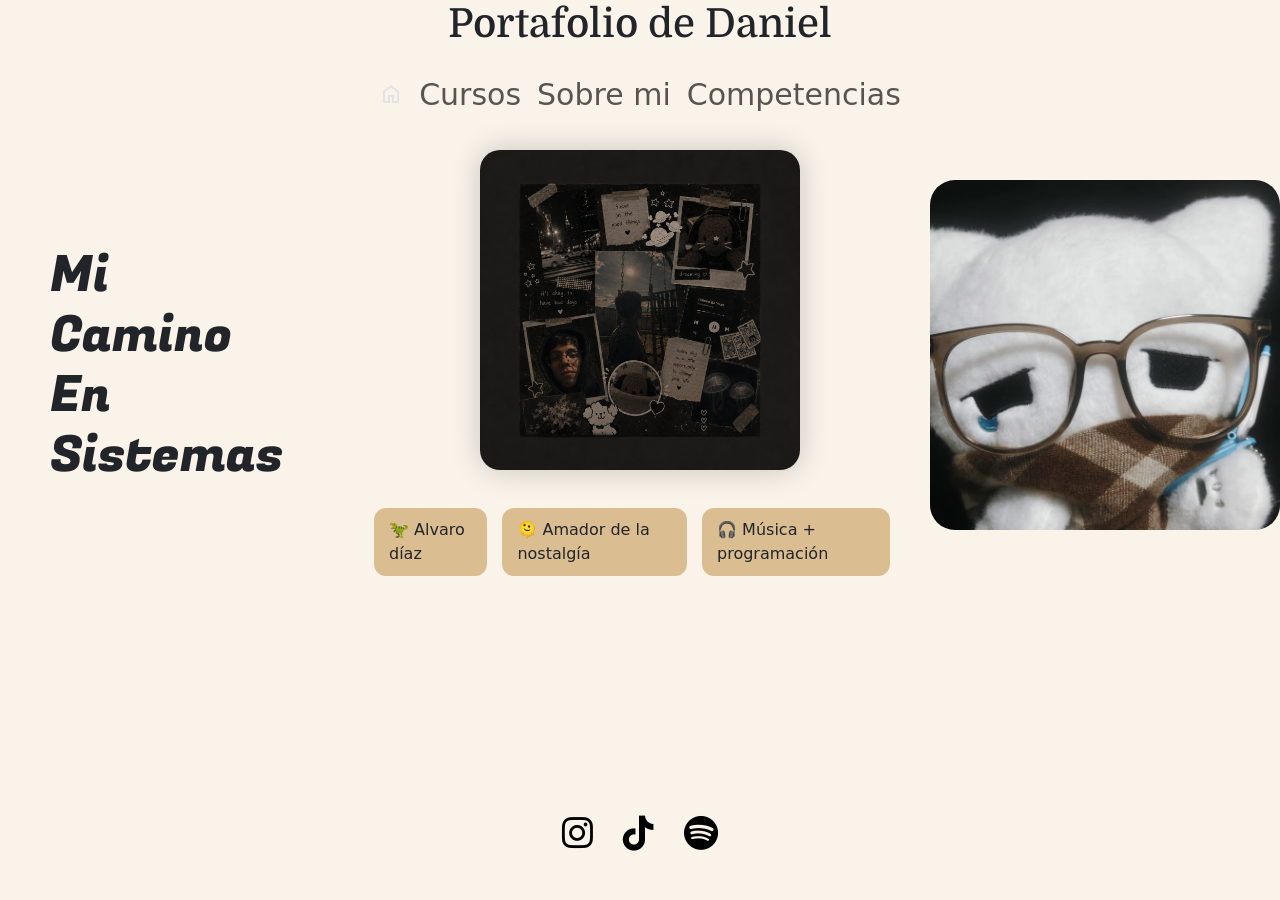
<file: index.html>
<!DOCTYPE html>
<html lang="es">
<head>
  <meta charset="UTF-8">
  <meta name="viewport" content="width=device-width, initial-scale=1.0">
  <title>Pagina pricipal</title>
  <link rel="stylesheet" href="./css/normalize.css">
  <link rel="stylesheet" href="./css/styles.css">
  <link rel="preconnect" href="https://fonts.googleapis.com">
<link rel="preconnect" href="https://fonts.gstatic.com" crossorigin>
<link href="https://fonts.googleapis.com/css2?family=Domine:wght@400..700&display=swap" rel="stylesheet">
<link href="https://cdn.jsdelivr.net/npm/bootstrap@5.0.2/dist/css/bootstrap.min.css" rel="stylesheet" integrity="sha384-EVSTQN3/azprG1Anm3QDgpJLIm9Nao0Yz1ztcQTwFspd3yD65VohhpuuCOmLASjC"
 crossorigin="anonymous">
 <link rel="preconnect" href="https://fonts.googleapis.com">
<link rel="preconnect" href="https://fonts.gstatic.com" crossorigin>
<link href="https://fonts.googleapis.com/css2?family=Domine:wght@400..700&family=Fugaz+One&display=swap" rel="stylesheet">
<link rel="stylesheet" href="https://cdnjs.cloudflare.com/ajax/libs/font-awesome/6.5.1/css/all.min.css">
<link href="https://fonts.googleapis.com/css2?family=Poppins&display=swap" rel="stylesheet">
</head><div>
<body class="index">
  <h1 class="D"> Portafolio de Daniel</h1>
  <div class="we">
    <header class="KW">
  <nav class="navbar navbar-expand-lg navbar-light " >
  <div class="container-fluid" >
    
    <div class="collapse navbar-collapse" id="navbarNav">
      <ul class="navbar-nav">
        <li class="nav-item">

          <a class="nav-link " aria-current="page" href="./index.html"  ><img src="./img/home_24dp_E3E3E3_FILL0_wght400_GRAD0_opsz24.png" alt=""  class="G"></a>
        </li>
        <li class="nav-item">
          <a class="nav-link" href="Cursos2.html"> Cursos</a>
        </li>
        <li class="nav-item">
          <a class="nav-link" href="sobremi.html"> Sobre mi </a>
        </li>
        <li class="nav-item">
          <a class="nav-link " href="./competencias.html" > Competencias </a>
        </li>
      </ul>
    </div>
  </div>
</nav>
</header>
</div>
<div class="K">
  <h1 class="L">Mi Camino <br> En <br> Sistemas</h1>
  <div class="info">
    
    <p>🦖 Alvaro díaz</p>
    <p>🫠 Amador de la nostalgía</p>
    <p>🎧 Música + programación</p>
</div>




<img class="T"  src="./img/descarga (10).jpg" >
<div class="redes">

  <a href="https://www.instagram.com/dn.lux7?igsh=cjZldHNsNzhnd2dv&utm_source=qr">
        <i class="fa-brands fa-instagram"></i>
    </a>
    <a href="https://www.tiktok.com/@dn.7lux?_r=1&_t=ZS-96Fuzs2kSUZ">
        <i class="fa-brands fa-tiktok"></i>
    </a>

    

    <a href="https://open.spotify.com/user/3xux8wgzx0x74ovotzerno9br?si=cb51ba5cabf74659">
      <i class="fa-brands fa-spotify"></i>
    </a>

</div>
  <iframe data-testid="embed-iframe" src="https://open.spotify.com/embed/track/5HQ01xyOp8qjefAbN5lpPI?utm_source=generator" frameBorder="0" allowfullscreen="" allow="autoplay; clipboard-write; encrypted-media; fullscreen;
   picture-in-picture" loading="lazy" src="https://open.spotify.com/embed/track/..."
width="350"
height="90"
frameBorder="0"

allow="autoplay; clipboard-write; encrypted-media; fullscreen; picture-in-picture"
class="spotify">
  </iframe>
  
  
    <div class="Centro">
    <img src="./img/ChatGPT Image 10 may 2026, 06_44_29 p.m..png" alt="">
</div>
</div>

   <script src="https://cdn.jsdelivr.net/npm/bootstrap@5.0.2/dist/js/bootstrap.bundle.min.js" integrity="sha384-MrcW6ZMFYlzcLA8Nl+Nt
   UVF0sA7MsXsP1UyJoMp4YLEuNSfAP+JcXn/tWtIaxVXM" crossorigin="anonymous"></script>

    <!-- Option 2: Separate Popper and Bootstrap JS -->
    
    <script src="https://cdn.jsdelivr.net/npm/@popperjs/core@2.9.2/dist/umd/popper.min.js" integrity="sha384-IQsoLXl5PILFhosVNubq5LC7Qb9DXgDA9i+tQ8Zj3iwWAwPtgFTxbJ8NT4GN1R8p" crosso
    rigin="anonymous"></script>
    <script src="https://cdn.jsdelivr.net/npm/bootstrap@5.0.2/dist/js/bootstrap.min.js" integrity="sha384-cVKIPhGWiC2A
    l4u+LWgxfKTRIcfu0JTxR+EQDz/bgldoEyl4H0zUF0QKbrJ0EcQF" crossorigin="anonymous"></script>
</body>
</html>
</file>
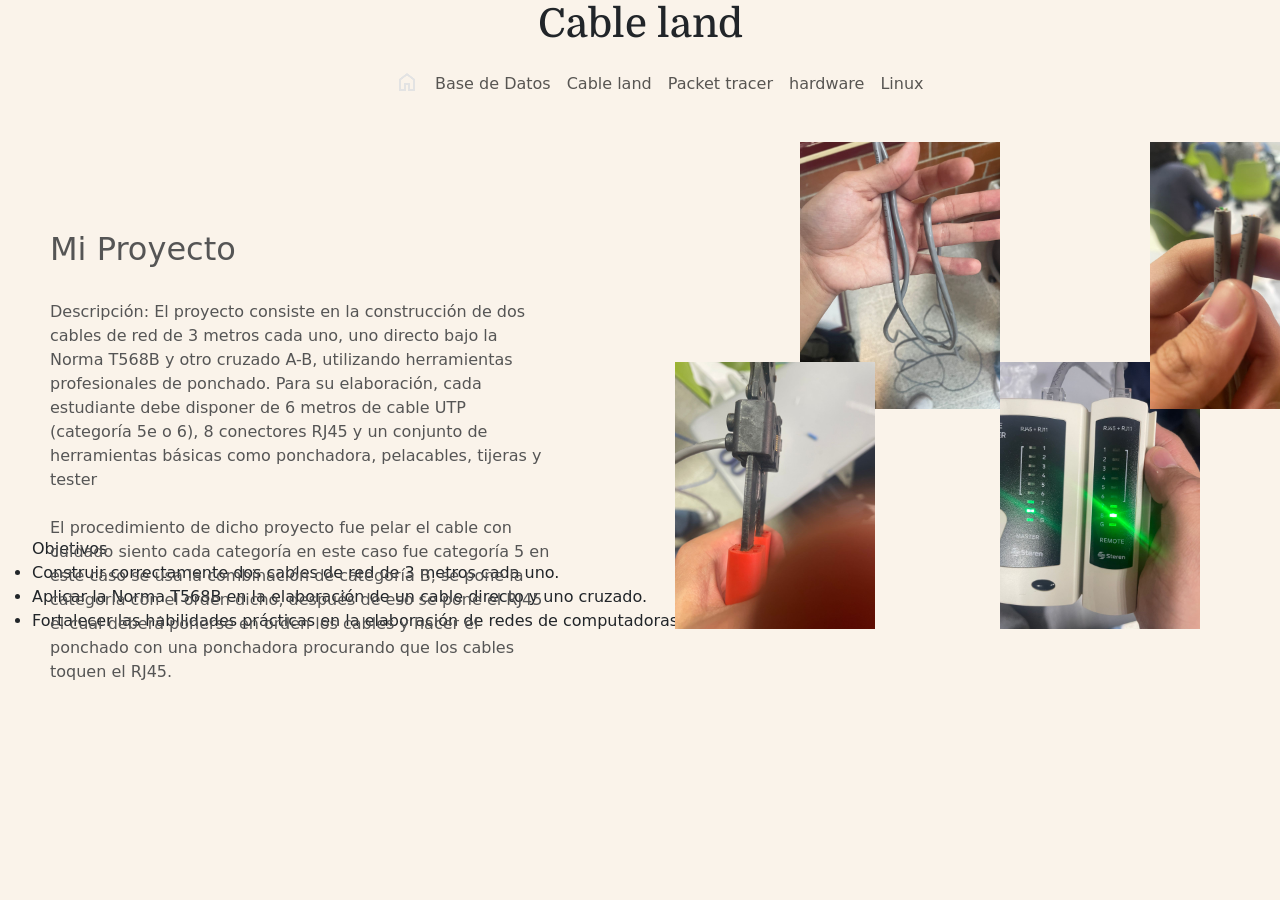
<file: cableland.html>
<!DOCTYPE html>
<html lang="en">
<head>
  <meta charset="UTF-8">
  <meta name="viewport" content="width=device-width, initial-scale=1.0">
  <title>Cable land</title>
  <link rel="stylesheet" href="./css/normalize.css">
  <link rel="stylesheet" href="./css/styles.css">
  <link rel="preconnect" href="https://fonts.googleapis.com">
<link rel="preconnect" href="https://fonts.gstatic.com" crossorigin>
<link href="https://fonts.googleapis.com/css2?family=Domine:wght@400..700&display=swap" rel="stylesheet">
<link href="https://cdn.jsdelivr.net/npm/bootstrap@5.0.2/dist/css/bootstrap.min.css" rel="stylesheet" integrity="sha384-EVSTQN3/azprG1Anm3QDgpJLIm9Nao0Yz1ztcQTwFspd3yD65VohhpuuCOmLASjC"
 crossorigin="anonymous">
 <link rel="stylesheet" href="https://cdnjs.cloudflare.com/ajax/libs/font-awesome/6.5.1/css/all.min.css">
</head>
<body class="index">
  <h1 class="D"> Cable land</h1>
  <div class="F">
  <nav class="navbar navbar-expand-lg navbar-light " >
  <div class="container-fluid" >
    
    <div class="collapse navbar-collapse" id="navbarNav">
      <ul class="navbar-nav">
        <li class="nav-item">

          <a class="nav-link " aria-current="page" href="./index.html"  ><img src="./img/home_24dp_E3E3E3_FILL0_wght400_GRAD0_opsz24.png" alt=""  class="G"></a>
        </li>
        <li class="nav-item">
          <a class="nav-link" href="basededatos.html"> Base de Datos </a>
        </li>
        <li class="nav-item">
          <a class="nav-link" href="cableland.html"> Cable land </a>
        </li>
        <li class="nav-item">
          <a class="nav-link " href="packetracer.html" > Packet tracer </a>
        </li>
        <li class="nav-item">
          <a class="nav-link " href="Computo.html" > hardware </a>
        </li>
        <li class="nav-item">
          <a class="nav-link " href="linux.html" > Linux</a>
        </li>
      </ul>
    </div>
  </div>
</nav>
</div>

</div><div class="Desi">


<h2 >Mi Proyecto</h2>
<br>
  <p >  Descripción: El proyecto consiste en la construcción de dos cables de red de 3 metros cada uno, uno directo bajo la Norma T568B y otro cruzado A-B, utilizando herramientas profesionales de ponchado. Para su elaboración, cada estudiante debe disponer de 6 metros de cable UTP (categoría 5e o 6), 8 conectores RJ45 y un conjunto de herramientas básicas como ponchadora, pelacables, tijeras y tester 
<br>
<br>
    El procedimiento de dicho proyecto fue pelar el cable con cuidado siento cada categoría en este caso fue categoría 5 en este caso se usa la combinación de categoría B, se pone la categoría con el orden dicho, después de eso se pone el RJ45 el cual deberá ponerse en orden los cables y hacer el ponchado con una ponchadora procurando que los cables toquen el RJ45.
  </p>
</div>
<div class="imagenes">
    <img src="./Computo/Cable led/WhatsApp Image 2026-05-08 at 7.56.06 PM (2).jpeg" alt=" imagenes" class="imj1">
    <img src="./Computo/Cable led/WhatsApp Image 2026-05-08 at 7.56.07 PM (3).jpeg" alt="imagenes" class="imj2">
 <img src="./Computo/Cable led/WhatsApp Image 2026-05-08 at 7.56.06 PM (3).jpeg" alt="imagenes" class="imj3">
     <img src="./Computo/Cable led/WhatsApp Image 2026-05-08 at 7.56.07 PM (4).jpeg" alt="imagenes" class="imj4">
</div>
<ul class="per"> Objetivos
    <li>Construir correctamente dos cables de red de 3 metros cada uno.</li>
    <li>Aplicar la Norma T568B en la elaboración de un cable directo y uno cruzado.</li>
    <li>Fortalecer las habilidades prácticas en la elaboración de redes de computadoras.</li>
</ul>
  
   <script src="https://cdn.jsdelivr.net/npm/bootstrap@5.0.2/dist/js/bootstrap.bundle.min.js" integrity="sha384-MrcW6ZMFYlzcLA8Nl+Nt
   UVF0sA7MsXsP1UyJoMp4YLEuNSfAP+JcXn/tWtIaxVXM" crossorigin="anonymous"></script>

    <!-- Option 2: Separate Popper and Bootstrap JS -->
    
    <script src="https://cdn.jsdelivr.net/npm/@popperjs/core@2.9.2/dist/umd/popper.min.js" integrity="sha384-IQsoLXl5PILFhosVNubq5LC7Qb9DXgDA9i+tQ8Zj3iwWAwPtgFTxbJ8NT4GN1R8p" crosso
    rigin="anonymous"></script>
    <script src="https://cdn.jsdelivr.net/npm/bootstrap@5.0.2/dist/js/bootstrap.min.js" integrity="sha384-cVKIPhGWiC2A
    l4u+LWgxfKTRIcfu0JTxR+EQDz/bgldoEyl4H0zUF0QKbrJ0EcQF" crossorigin="anonymous"></script>
</body>
</html>
</file>
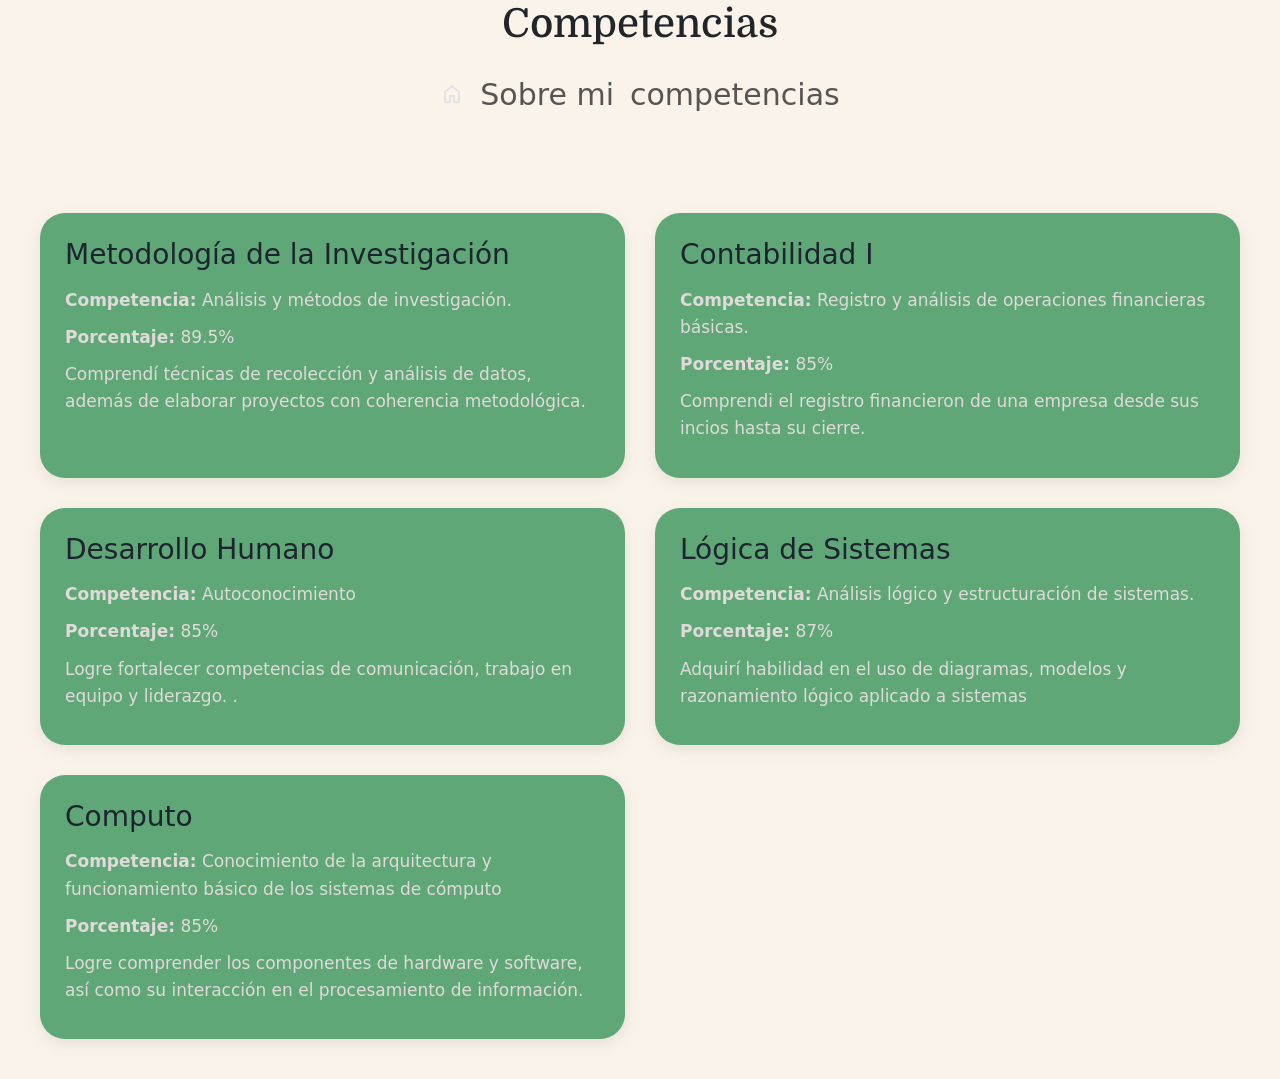
<file: competencias.html>
<!DOCTYPE html>
<html lang="en">
<head>
  <meta charset="UTF-8">
  <meta name="viewport" content="width=device-width, initial-scale=1.0">
  <title>Competencias </title>
  <link rel="stylesheet" href="./css/normalize.css">
  <link rel="stylesheet" href="./css/styles.css">
  <link rel="preconnect" href="https://fonts.googleapis.com">
<link rel="preconnect" href="https://fonts.gstatic.com" crossorigin>
<link href="https://fonts.googleapis.com/css2?family=Domine:wght@400..700&display=swap" rel="stylesheet">
<link href="https://cdn.jsdelivr.net/npm/bootstrap@5.0.2/dist/css/bootstrap.min.css" rel="stylesheet" integrity="sha384-EVSTQN3/azprG1Anm3QDgpJLIm9Nao0Yz1ztcQTwFspd3yD65VohhpuuCOmLASjC"
 crossorigin="anonymous">
 <link rel="stylesheet" href="https://cdnjs.cloudflare.com/ajax/libs/font-awesome/6.5.1/css/all.min.css">
</head>
<body class="index">
  <h1 class="D"> Competencias </h1>
  <div class="we">
    <header class="KW">
  <nav class="navbar navbar-expand-lg navbar-light " >
  <div class="container-fluid" >
    
    <div class="collapse navbar-collapse" id="navbarNav">
      <ul class="navbar-nav">
        <li class="nav-item">

          <a class="nav-link " aria-current="page" href="./index.html"  ><img src="./img/home_24dp_E3E3E3_FILL0_wght400_GRAD0_opsz24.png" alt=""  class="G"></a>
        </li>
        <li class="nav-item">
          <a class="nav-link" href="./sobremi.html"> Sobre mi  </a>
        </li>
        <li class="nav-item">
          <a class="nav-link" href="competencias.html"> competencias </a>
        </li>
        
      </ul>
    </div>
  </div>
</nav>
</header>
</div>

</div>
<section class="cursos">

    <div class="curso-card">
        <h2>Metodología de la Investigación</h2>

        <p>
            <strong>Competencia:</strong>
            Análisis y métodos de investigación.
        </p>

        <p>
            <strong>Porcentaje:</strong>
            89.5%
        </p>

        <p>
            Comprendí técnicas de recolección y análisis de datos,
            además de elaborar proyectos con coherencia metodológica.
        </p>
    </div>

    <div class="curso-card">
        <h2>Contabilidad I</h2>

        <p>
            <strong>Competencia:</strong>
            Registro y análisis de operaciones financieras básicas. 
        </p>

        <p>
            <strong>Porcentaje:</strong>
            85%
        </p>

        <p>
          Comprendi el registro financieron de una empresa desde sus incios hasta su cierre.
        </p>
    </div>

    <div class="curso-card">
        <h2>Desarrollo Humano</h2>

        <p>
            <strong>Competencia:</strong>
           Autoconocimiento 
        </p>

        <p>
            <strong>Porcentaje:</strong>
            85%
        </p>

        <p>
           Logre fortalecer competencias de comunicación, trabajo en equipo y liderazgo. .
        </p>
    </div>

    <div class="curso-card">
        <h2>Lógica de Sistemas</h2>

        <p>
            <strong>Competencia:</strong>
            Análisis lógico y estructuración de sistemas. 
        </p>

        <p>
            <strong>Porcentaje:</strong>
            87%
        </p>

        <p>
            Adquirí habilidad en el uso de diagramas, modelos y razonamiento lógico aplicado a sistemas
        </p>
    </div>

    <div class="curso-card">
        <h2>Computo</h2>

        <p>
            <strong>Competencia:</strong>
            Conocimiento de la arquitectura y funcionamiento básico de los sistemas de cómputo
        </p>

        <p>
            <strong>Porcentaje:</strong>
            85%
        </p>

        <p>
           Logre comprender los componentes de hardware y software, así como su interacción en el procesamiento de información.
        </p>
    </div>

</section>
   <script src="https://cdn.jsdelivr.net/npm/bootstrap@5.0.2/dist/js/bootstrap.bundle.min.js" integrity="sha384-MrcW6ZMFYlzcLA8Nl+Nt
   UVF0sA7MsXsP1UyJoMp4YLEuNSfAP+JcXn/tWtIaxVXM" crossorigin="anonymous"></script>

    <!-- Option 2: Separate Popper and Bootstrap JS -->
    
    <script src="https://cdn.jsdelivr.net/npm/@popperjs/core@2.9.2/dist/umd/popper.min.js" integrity="sha384-IQsoLXl5PILFhosVNubq5LC7Qb9DXgDA9i+tQ8Zj3iwWAwPtgFTxbJ8NT4GN1R8p" crosso
    rigin="anonymous"></script>
    <script src="https://cdn.jsdelivr.net/npm/bootstrap@5.0.2/dist/js/bootstrap.min.js" integrity="sha384-cVKIPhGWiC2A
    l4u+LWgxfKTRIcfu0JTxR+EQDz/bgldoEyl4H0zUF0QKbrJ0EcQF" crossorigin="anonymous"></script>
</body>
</html>
</file>
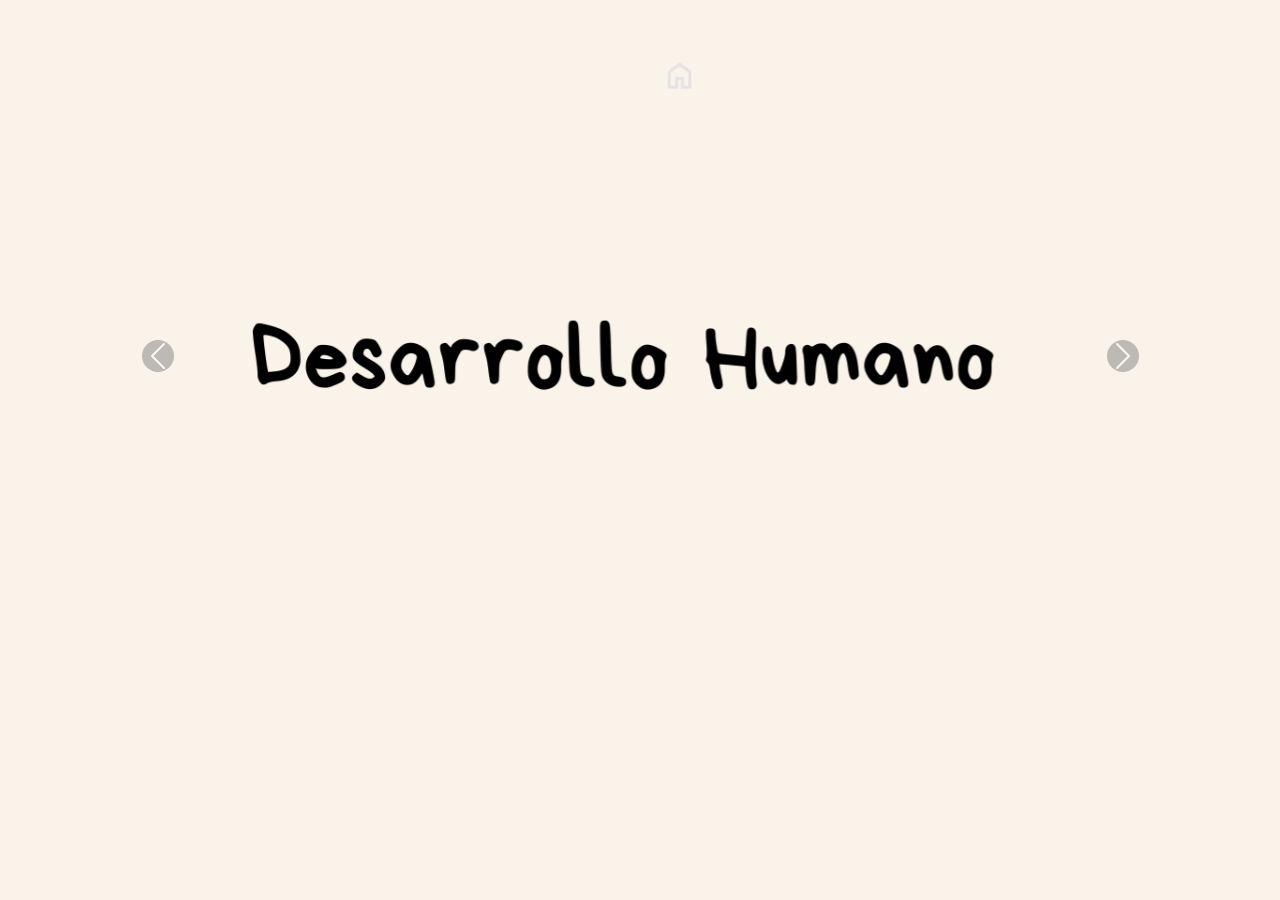
<file: Cursos2.html>
<!DOCTYPE html>
<html lang="en">
<head>
  <meta charset="UTF-8">
  <meta name="viewport" content="width=device-width, initial-scale=1.0">
  <title>Cursos</title>

  <link rel="stylesheet" href="./css/normalize.css">
  <link rel="stylesheet" href="./css/styles.css">
  <link href="https://cdn.jsdelivr.net/npm/bootstrap@5.0.2/dist/css/bootstrap.min.css" rel="stylesheet" crossorigin="anonymous">
</head>

<body class="index">

  <!-- NAVBAR -->
  
  <nav class="navbar navbar2 navbar-expand-lg navbar-light ">
    <div class="container-fluid">
      <a class="navbar-brand" href="./index.html">
        <img src="./img/home_24dp_E3E3E3_FILL0_wght400_GRAD0_opsz24.png" alt="Inicio" class="home">
      </a>
    </div>
  </nav>

  <!-- CAROUSEL -->
  <div id="carouselExampleFade" class="carousel slide carousel-fade" data-bs-ride="carousel">
    <div class="carousel-inner">
      <div class="carousel-item active">
        <a href="./Desarrollohumano.html">
          <img src="./img/Desarrollo Humano (6).png" class="d-block w-100" alt="Desarrollo Humano" >
        </a>
      </div>
      <div class="carousel-item">
        <a href="./contabilidad.html">
          <img src="./img/Conta.png" class="d-block w-100" alt="Contabilidad" >
        </a>
      </div>
      <div class="carousel-item">
        <a href="./Metodologia.html">
          <img src="./img/Metodo.png" class="d-block w-100" alt="Metodología" >
        </a>
      </div>
      <div class="carousel-item">
        <a href="./Logica.html">
          <img src="./img/Logica.png" class="d-block w-100" alt="Lógica" >
        </a>

      </div>
       <div class="carousel-item">
        <a href="./Computo.html">
          <img src="./img/Computo.png" class="d-block w-100" alt="Lógica" >
        </a>
        
      </div>
    </div>

    <!-- BOTONES -->
    <button class="carousel-control-prev" type="button" data-bs-target="#carouselExampleFade" data-bs-slide="prev">
      <span class="carousel-control-prev-icon" aria-hidden="true"></span>
      <span class="visually-hidden">Anterior</span>
    </button>
    <button class="carousel-control-next" type="button" data-bs-target="#carouselExampleFade" data-bs-slide="next">
      <span class="carousel-control-next-icon" aria-hidden="true"></span>
      <span class="visually-hidden">Siguiente</span>
    </button>
  </div>

  <!-- JS -->
  <script src="https://cdn.jsdelivr.net/npm/bootstrap@5.0.2/dist/js/bootstrap.bundle.min.js" crossorigin="anonymous"></script>
</body>
</html>
</file>
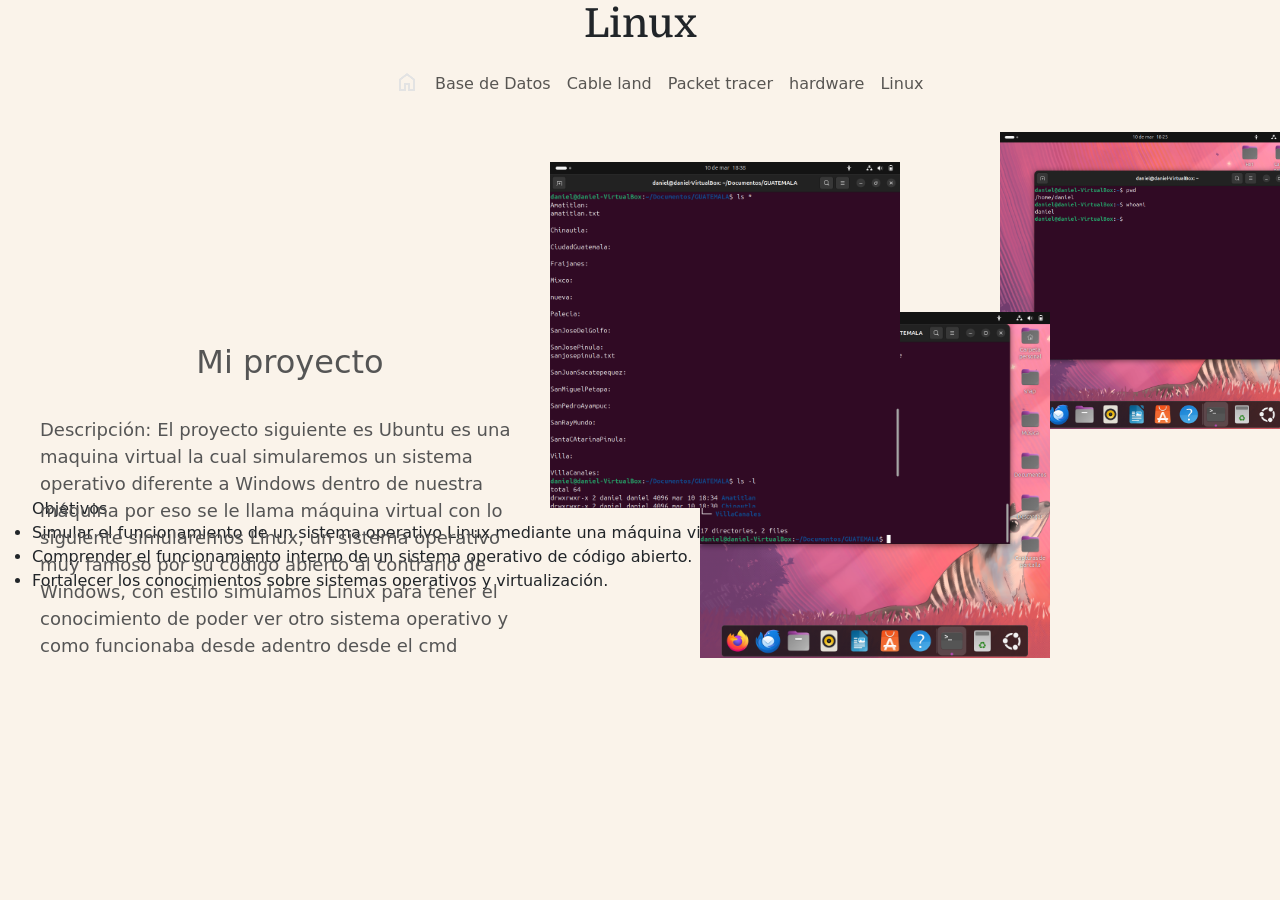
<file: linux.html>
<!DOCTYPE html>
<html lang="en">
<head>
  <meta charset="UTF-8">
  <meta name="viewport" content="width=device-width, initial-scale=1.0">
  <title>Pagina pricipal</title>
  <link rel="stylesheet" href="./css/normalize.css">
  <link rel="stylesheet" href="./css/styles.css">
  <link rel="preconnect" href="https://fonts.googleapis.com">
<link rel="preconnect" href="https://fonts.gstatic.com" crossorigin>
<link href="https://fonts.googleapis.com/css2?family=Domine:wght@400..700&display=swap" rel="stylesheet">
<link href="https://cdn.jsdelivr.net/npm/bootstrap@5.0.2/dist/css/bootstrap.min.css" rel="stylesheet" integrity="sha384-EVSTQN3/azprG1Anm3QDgpJLIm9Nao0Yz1ztcQTwFspd3yD65VohhpuuCOmLASjC"
 crossorigin="anonymous">
 <link rel="stylesheet" href="https://cdnjs.cloudflare.com/ajax/libs/font-awesome/6.5.1/css/all.min.css">
</head>
<body class="index">
  <h1 class="D"> Linux</h1>
  <div class="F">
  <nav class="navbar navbar-expand-lg navbar-light " >
  <div class="container-fluid" >
    
    <div class="collapse navbar-collapse" id="navbarNav">
      <ul class="navbar-nav">
        <li class="nav-item">

          <a class="nav-link " aria-current="page" href="./index.html"  ><img src="./img/home_24dp_E3E3E3_FILL0_wght400_GRAD0_opsz24.png" alt=""  class="G"></a>
        </li>
        <li class="nav-item">
          <a class="nav-link" href="basededatos.html"> Base de Datos </a>
        </li>
        <li class="nav-item">
          <a class="nav-link" href="cableland.html"> Cable land </a>
        </li>
        <li class="nav-item">
          <a class="nav-link " href="packetracer.html" > Packet tracer </a>
        </li>
        <li class="nav-item">
          <a class="nav-link " href="Computo.html" > hardware </a>
        </li>
        <li class="nav-item">
          <a class="nav-link " href="linux.html" > Linux</a>
        </li>
      </ul>
    </div>
  </div>
</nav>
</div>

</div><div class="Desi6">


<h2 >Mi proyecto</h2>
<br>
  <p > Descripción: El proyecto siguiente es Ubuntu es una maquina virtual la cual simularemos un sistema operativo diferente a Windows dentro de nuestra máquina por eso se le llama máquina virtual con lo siguiente simularemos Linux, un sistema operativo muy famoso por su código abierto al contrario de Windows, con estilo simulamos Linux para tener el conocimiento de poder ver otro sistema operativo y como funcionaba desde adentro 
    desde el cmd</p>
</div>
  <div class="imagenes2">
    <img src="./Computo/Linux/Linux 1.png" alt=" imagenes" class="image1">
    <img src="./Computo/Linux/linux 5.png" alt="imagenes" class="image2">
     <img src="./Computo/Linux/linux 6.png" alt="imagenes" class="image3">
</div>
<ul class="pero"> Objetivos
    <li>Simular el funcionamiento de un sistema operativo Linux mediante una máquina virtual.</li>
    <li>Comprender el funcionamiento interno de un sistema operativo de código abierto.</li>
    <li>Fortalecer los conocimientos sobre sistemas operativos y virtualización.</li>
</ul>
  
   <script src="https://cdn.jsdelivr.net/npm/bootstrap@5.0.2/dist/js/bootstrap.bundle.min.js" integrity="sha384-MrcW6ZMFYlzcLA8Nl+Nt
   UVF0sA7MsXsP1UyJoMp4YLEuNSfAP+JcXn/tWtIaxVXM" crossorigin="anonymous"></script>

    <!-- Option 2: Separate Popper and Bootstrap JS -->
    
    <script src="https://cdn.jsdelivr.net/npm/@popperjs/core@2.9.2/dist/umd/popper.min.js" integrity="sha384-IQsoLXl5PILFhosVNubq5LC7Qb9DXgDA9i+tQ8Zj3iwWAwPtgFTxbJ8NT4GN1R8p" crosso
    rigin="anonymous"></script>
    <script src="https://cdn.jsdelivr.net/npm/bootstrap@5.0.2/dist/js/bootstrap.min.js" integrity="sha384-cVKIPhGWiC2A
    l4u+LWgxfKTRIcfu0JTxR+EQDz/bgldoEyl4H0zUF0QKbrJ0EcQF" crossorigin="anonymous"></script>
</body>
</html>
</file>
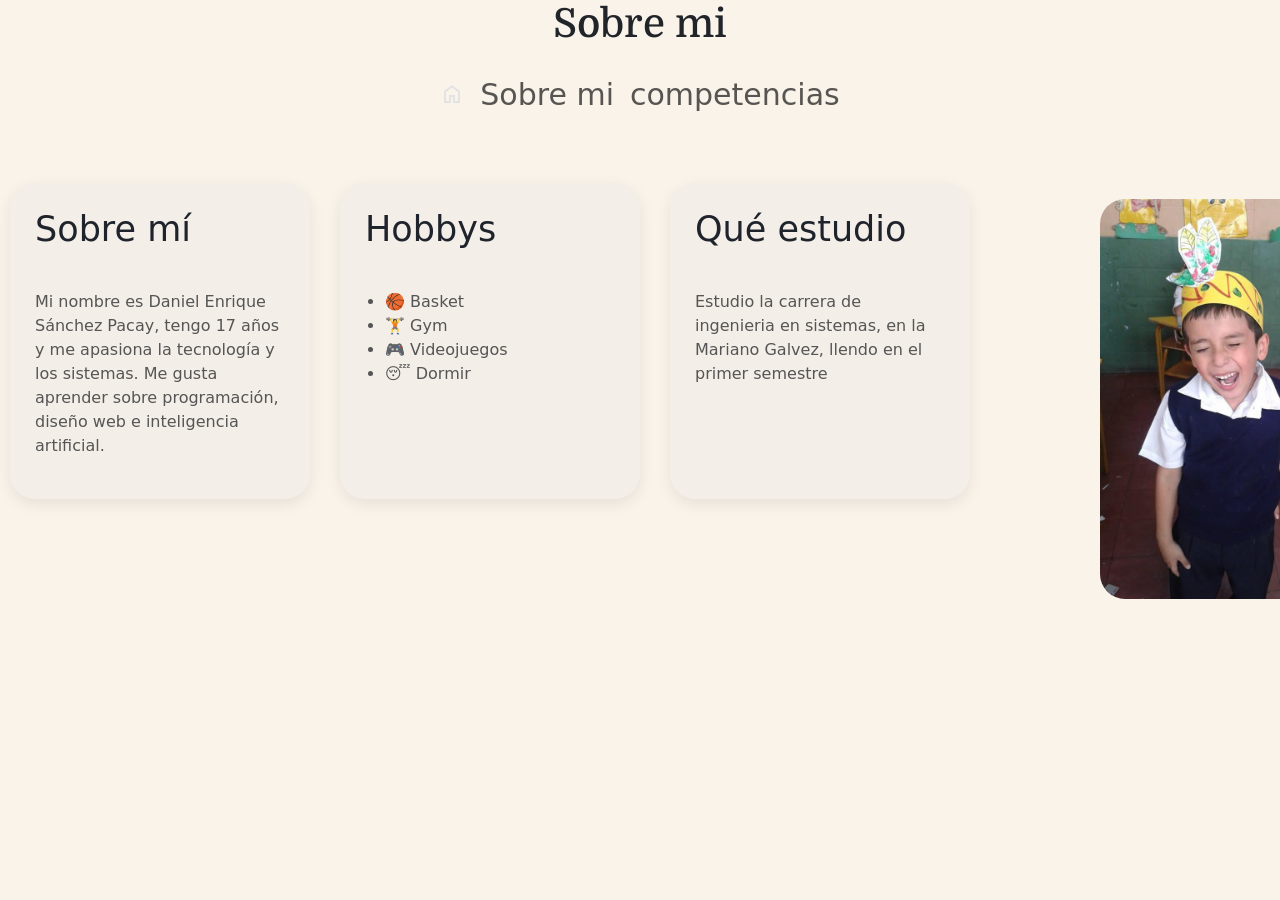
<file: sobremi.html>
<!DOCTYPE html>
<html lang="en">
<head>
  <meta charset="UTF-8">
  <meta name="viewport" content="width=device-width, initial-scale=1.0">
  <title>linux</title>
  <link rel="stylesheet" href="./css/normalize.css">
  <link rel="stylesheet" href="./css/styles.css">
  <link rel="preconnect" href="https://fonts.googleapis.com">
<link rel="preconnect" href="https://fonts.gstatic.com" crossorigin>
<link href="https://fonts.googleapis.com/css2?family=Domine:wght@400..700&display=swap" rel="stylesheet">
<link href="https://cdn.jsdelivr.net/npm/bootstrap@5.0.2/dist/css/bootstrap.min.css" rel="stylesheet" integrity="sha384-EVSTQN3/azprG1Anm3QDgpJLIm9Nao0Yz1ztcQTwFspd3yD65VohhpuuCOmLASjC"
 crossorigin="anonymous">
 <link rel="stylesheet" href="https://cdnjs.cloudflare.com/ajax/libs/font-awesome/6.5.1/css/all.min.css">
</head>
<body class="index">
  <h1 class="D"> Sobre mi </h1>
  <div class="we">
    <header class="KW">
  <nav class="navbar navbar-expand-lg navbar-light " >
  <div class="container-fluid" >
    
    <div class="collapse navbar-collapse" id="navbarNav">
      <ul class="navbar-nav">
        <li class="nav-item">

          <a class="nav-link " aria-current="page" href="./index.html"  ><img src="./img/home_24dp_E3E3E3_FILL0_wght400_GRAD0_opsz24.png" alt=""  class="G"></a>
        </li>
        <li class="nav-item">
          <a class="nav-link" href="./sobremi.html"> Sobre mi  </a>
        </li>
        <li class="nav-item">
          <a class="nav-link" href="competencias.html"> competencias </a>
        </li>
        
      </ul>
    </div>
  </div>
</nav>
</header>
</div>

</div>




 
    <section class="sobre-mi">

    <!-- CUADRO 1 -->
    <div class="card-sobre">

        <h2 >Sobre mí</h2>

        <p>
            Mi nombre es Daniel Enrique Sánchez Pacay,
            tengo 17 años y me apasiona la tecnología
            y los sistemas. Me gusta aprender sobre
            programación, diseño web e inteligencia artificial.
        </p>

    </div>


    <!-- Cuadro 2 -->
    <div class="card-sobre">

        <h2>Hobbys</h2>

        <ul>
            <li>🏀 Basket</li>
            <li>🏋️ Gym</li>
            <li>🎮 Videojuegos</li>
            <li>😴 Dormir</li>
        </ul>

    </div>
 <!-- Cuadro 3-->
   <div class="card-sobre">

        <h2 >Qué estudio</h2>

        <p>
            Estudio la carrera de ingenieria en sistemas, en la Mariano Galvez, llendo en el primer semestre
        </p>

    </div>
</section>
  <img src="img/WhatsApp Image 2026-05-13 at 9.59.58 PM.jpeg" alt="" class="ca">
   <script src="https://cdn.jsdelivr.net/npm/bootstrap@5.0.2/dist/js/bootstrap.bundle.min.js" integrity="sha384-MrcW6ZMFYlzcLA8Nl+Nt
   UVF0sA7MsXsP1UyJoMp4YLEuNSfAP+JcXn/tWtIaxVXM" crossorigin="anonymous"></script>

    <!-- Option 2: Separate Popper and Bootstrap JS -->
    
    <script src="https://cdn.jsdelivr.net/npm/@popperjs/core@2.9.2/dist/umd/popper.min.js" integrity="sha384-IQsoLXl5PILFhosVNubq5LC7Qb9DXgDA9i+tQ8Zj3iwWAwPtgFTxbJ8NT4GN1R8p" crosso
    rigin="anonymous"></script>
    <script src="https://cdn.jsdelivr.net/npm/bootstrap@5.0.2/dist/js/bootstrap.min.js" integrity="sha384-cVKIPhGWiC2A
    l4u+LWgxfKTRIcfu0JTxR+EQDz/bgldoEyl4H0zUF0QKbrJ0EcQF" crossorigin="anonymous"></script>
</body>
</html>
</file>
<file: css/styles.css>
.index{
      background-color: #FAF3EA;


}

.we{
    
    display: flex;
    justify-content: center;
    align-items: center;
    gap: 20px;

}
.D{
  font-family: "Domine", serif;
  text-align: center;
} 
.F{
    background-color:#FAF3EA ;
    margin-left: 375px;
}
.G {
    margin-top: -5px;
}

    .T{
    width: 350px;
    border-radius: 25px;
    margin-left: 40px;
}
    



.K{
    display: flex;
    align-items: center;
    justify-content: space-between;
}

.L{
   
  font-family: "Fugaz One", sans-serif;
  font-weight: 40px;
  font-style: normal;
  font-size: 50px;
    margin-top: 30px;
    margin-left: 50px;
    display: flex;
    flex-direction: column;
    align-items: flex-start;
  
}

.nav-link{
    display: inline-block;
    text-decoration: none;
    color: black;
    transition: 0.3s;
}

.nav-link:hover{
    transform: translateY(-5px);
    color: #F0B13B !important;
}
.redes{
    position: absolute;
    bottom: 40px;

    width: 100%;
    display: flex;
    justify-content: center;
    gap: 30px;
    
}

.redes a{
    font-size: 35px;
    color: black;
    transition: 0.3s;
}

.redes a:hover{
    color: rgb(234, 17, 234);
    transform: scale(1.2);
}
.spotify{
    position: fixed;
    bottom: 20px;
    right: 75px;
}
.Des{
  

    position: absolute;
    bottom: 75px;
    left: 75px;

    width: 500px;
    color: #555;
    font-size: 17px;
    line-height: 1.5;
    text-align: left !important;
 
}

.Des h3{
    text-align: center !important;
}
.Lis{
    position: absolute;
    bottom: 250px;
    left: 750px;

    width: 500px;
    color: #555;
    font-size: 17px;
    line-height: 1.5;
    text-align: left !important;
}
.Centro{
    position: absolute;
    top:  150px;
    left: 50%;

    transform: translateX(-50%);
}

.Centro img{
    width: 320px;
    border-radius: 20px;

    box-shadow: 0px 0px 30px rgba(0,0,0,0.2);
}
.h2{
    font-family: 'Times New Roman', Times, serif; 
    position: absolute;
    left: 100px;
    top: 150px;
}
.Desi{
     position: absolute;
    bottom: 200px;
    left: 50px;

    width: 500px;
    color: #555;
    font-size: 16px;
    line-height: 1.5;
    text-align: left !important;
}
.Des h2{
    text-align: center !important;
}

.texto-grid{
    display:grid;
    grid-template-rows:auto auto;
    gap:30px;
}
.carousel-control-prev-icon,
.carousel-control-next-icon {
  background-color: #808080; 
  border-radius: 50%;        
}


.carousel-control-prev,
.carousel-control-next {
  background-color: rgba(128, 128, 8, 0.3); 
  border-radius: 50%;
}


#carouselExampleFade {
  width: 900px;   
  height: 500px;  
  margin: auto;  
}
.home{
    width: 35px;
    margin-top: 45px;
}
#carouselExampleFade img {
  width: 100%;
  height: 100%;
  object-fit: cover; 
}



.carousel-control-prev {
  transform: translateX(-100px); 
}


.carousel-control-next {
  transform: translateX(100px);
}
.navbar2{
    margin-left: 650px;
}
.desi2{
     position: absolute;
    bottom: 200px;
    margin-left: 20px;

    width: 50%;
    color: #555;
    font-size: 15px;
    line-height: 1.5;
    text-align: left !important;
}
.desi h2{
    text-align: center !important;
}
.imagenes{
    position: relative;
    width: 100px;
    min-height: 300px;
}

.im1{
    width: 300px;
    position: absolute;
    left: 800px;
    top: 180px;
}

.im2{
    width: 300px;
    position: absolute;
    left: 925px;
    top: 300px;
}
.v1{
     position: absolute;
    right: 55px;
    top: 175px;
 
}
.imagenes2{
    position: relative;
    width: 100px;
    height: 300px;
}

.ima1{
    width: 500px;
    position: absolute;
    left :550px;
    top: 100px;
}

.ima2{
    width: 400px;
    position: absolute;
    left: 600px;
    top: 225px;
}
.v2{
     position: absolute;
    right: 15px;
    top: 275px;
 
}
.imf1{
    width: 400px;
    position: absolute;
    left :565px;
    top: 100px;
}

.imf2{
    width: 400px;
    position: absolute;
    left: 625px;
    top: 225px;
}
.v3{
     position: absolute;
    right: 50px;
    top: 150px;
 
}
.img1{
    width: 350px;
    position: absolute;
    left :565px;
    top: 50px;
}

.img2{
    width: 350px;
    position: absolute;
    left: 625px;
    top: 175px;
}
.v4{
     position: absolute;
    right: 30px;
    top: 200px;
 
}
.Desi3{
     position: absolute;
    bottom: 310px;
    left: 50px;

    width: 500px;
    color: #555;
    font-size: 16px;
    line-height: 1.5;
    text-align: left !important;
}
.Desi3 h2{
    text-align: center !important;
}

.imag1{
    width: 200px;
    position: absolute;
    left :565px;
    top: 50px;
}

.imag2{
    width: 350px;
    position: absolute;
    left: 700px;
    top: 200px;
}
.v5{
     position: absolute;
    right: 30px;
    top: 75px;
    }
.imh1{
width: 300px;
    position: absolute;
    left :565px;
    top: 60px;
}
.imh2{ width: 350px;
    position: absolute;
    left: 700px;
    top: 225px;


}
.imj1{
width: 200px;
    position: absolute;
    left :800px;
    top: 30px;
}
.imj2{
width: 200px;
    position: absolute;
    left : 1000px;
    top: 250px;
}
.imj3{
width: 200px;
    position: absolute;
    left :1150px;
    top: 30px;
}
.imj4{
width: 200px;
    position: absolute;
    left :675px;
    top: 250px;
}
.Desi5{
     position: absolute;
    bottom: 100px;
    left: 50px;

    width: 500px;
    color: #555;
    font-size: 16px;
    line-height: 1.5;
    text-align: left !important;
}
.Desi5 h2{
    text-align: center !important;
}
.imag6{
 width: 450px;
    position: absolute;
    left :565px;
    top: 50px;
}
.imag5{
 width: 500px;
    position: absolute;
    left :565px;
    top: 225px;
}
.Desi6{
     position: absolute;
    bottom: 225px;
    left: 40px;

    width: 500px;
    color: #555;
    font-size: 18px;
    line-height: 1.5;
    text-align: left !important;
}
.Desi6 h2{
    text-align: center !important;
}
.image1{
    width: 300px;
    position: absolute;
    left :1000px;
    top: 20px;
}

.image2{
    width: 350px;
    position: absolute;
    left: 700px;
    top: 200px;
}
.image3{
    width: 350px;
    position: absolute;
    left: 550px;
    top: 50px;
}
.per{
 margin-top: 125px;
}

.pera{
    margin-top: 100px;
}
.peru{
    margin-top: 111px;
}
.peri{
    margin-top: 95px;
}
.pero{
    margin-top: 85px;
}



.info{
    display: flex;
    flex-direction: row;
    gap: 15px;
    margin-top: 375px;
    margin-left: 91px;
}

.info p{
    display: inline-block;
    padding: 10px 15px;
    background-color: #dbbd92;
    border-radius: 12px;
    font-size: 16px;
    width: auto;
    margin: 0;
}
.info p:hover{
    transform: translateX(10px);
}

.sobre-mi{
    display: flex;
    gap: 30px;
    justify-content: center;
    margin-top: 50px;
    margin-right: 300px;
}

.card-sobre{
    background-color: #f3eee7;
    width: 300px;
    padding: 25px;
    border-radius: 25px;
    box-shadow: 0px 5px 15px rgba(0,0,0,0.08);
}

.card-sobre h2{
    font-size: 35px;
    margin-bottom: 40px;
    color: #1f232b;
}

.card-sobre p,
.card-sobre li{
    font-size: 16px;
    line-height: 1.5;
    color: #555;
}

.card-sobre ul{
    padding-left: 20px;
}

.ca{
width: 300px;
    border-radius: 25px;
    margin-left: 1100px;
    margin-top: -300px;
}
.cursos{
    display: grid;
    grid-template-columns: repeat(2, 1fr);
    gap: 30px;
    padding: 40px;
    margin-top: 40px;
}

.curso-card{
    background-color: #5FA777;
    padding: 25px;
    border-radius: 25px;
    box-shadow: 0px 5px 15px rgba(0,0,0,0.08);
    transition: 0.3s;
}

.curso-card:hover{
    transform: translateY(-55px);
}

.curso-card h2{
    font-size: 28px;
    color: #1d232f;
    margin-bottom: 15px;
}

.curso-card p{
    font-size: 17px;
    color: #e0dada;
    line-height: 1.6;
    margin-bottom: 10px;
}
.KW{
    
    font-size: 30px;

}
</file>
